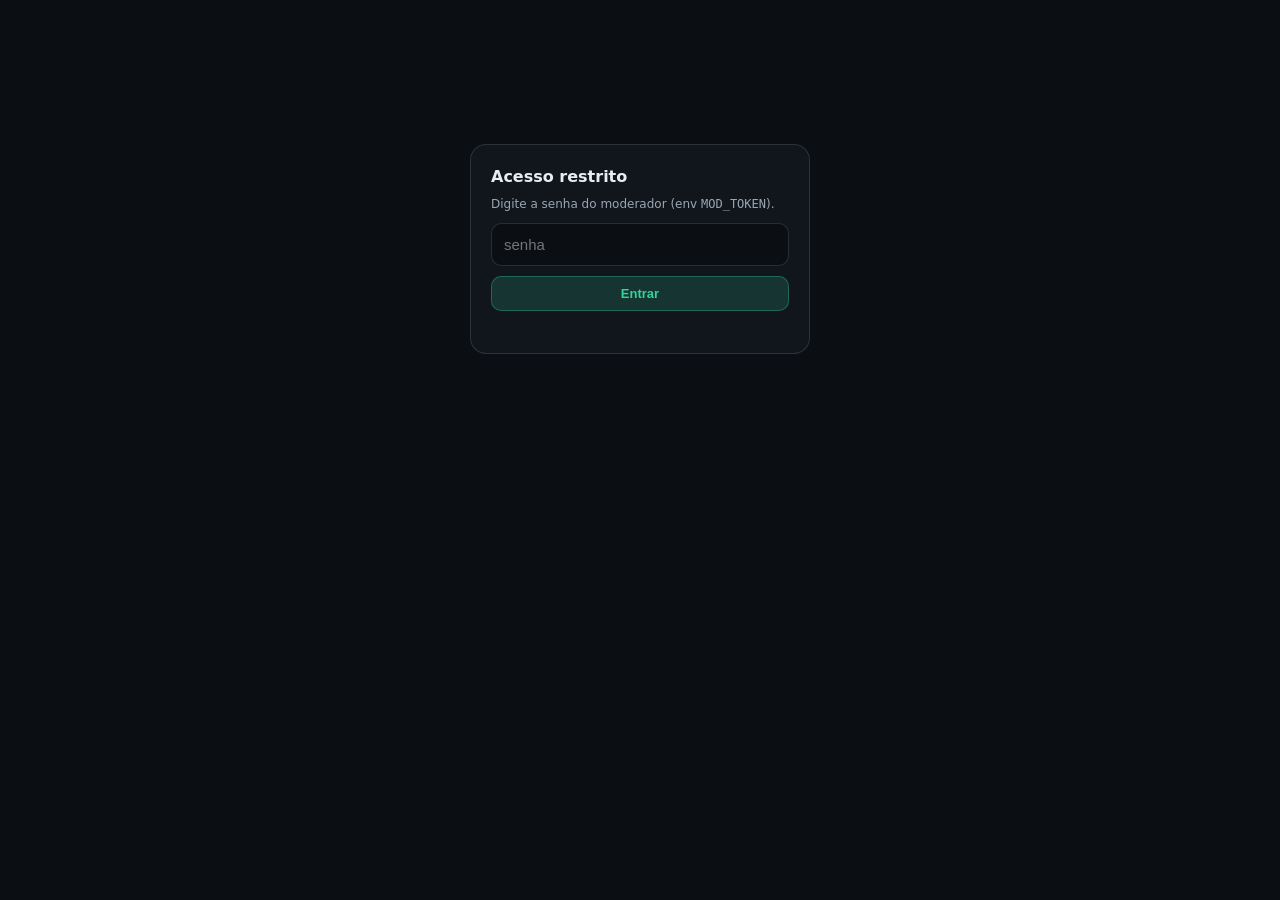
<file: moderar.html>
<!doctype html>
<html lang="pt-BR">
<head>
<meta charset="utf-8">
<meta name="viewport" content="width=device-width,initial-scale=1">
<meta name="robots" content="noindex,nofollow">
<title>RotaSegura · Moderação</title>
<style>
:root{--bg:#0b0f14;--card:#11161d;--line:#ffffff1f;--tx:#e6edf3;--mut:#9aa6b2;--green:#34d399;--red:#ff3b30;--amber:#ff9500;--blue:#3a86ff}
*{box-sizing:border-box}body{margin:0;background:var(--bg);color:var(--tx);font:14px/1.5 system-ui,Arial,sans-serif;min-height:100vh}
.wrap{max-width:760px;margin:0 auto;padding:18px 14px 60px}
header{display:flex;align-items:center;justify-content:space-between;gap:10px;margin-bottom:14px}
h1{font-size:18px;margin:0;display:flex;align-items:center;gap:8px}h1 small{font-size:11px;color:var(--mut);font-weight:400}
.btn{border:0;border-radius:10px;padding:9px 14px;font-weight:700;font-size:13px;cursor:pointer;color:#fff;background:#ffffff14}.btn:hover{background:#ffffff22}
.btn.danger{background:rgba(255,59,48,.16);color:#ff8a80;border:1px solid #ff3b3055}
.btn.ok{background:rgba(52,211,153,.16);color:var(--green);border:1px solid #34d39955}
.login{max-width:340px;margin:14vh auto;background:var(--card);border:1px solid var(--line);border-radius:16px;padding:20px}
.login input{width:100%;padding:12px;border-radius:10px;border:1px solid var(--line);background:#0b0f14;color:var(--tx);font-size:15px;margin:10px 0}
.login .btn{width:100%}
.err{color:#ff8a80;font-size:12px;min-height:16px;margin-top:6px}
.list{display:flex;flex-direction:column;gap:10px}
.card{background:var(--card);border:1px solid var(--line);border-radius:14px;padding:13px 14px}
.card .top{display:flex;align-items:center;gap:8px;flex-wrap:wrap}
.badge{font-size:11px;font-weight:800;padding:2px 8px;border-radius:20px;letter-spacing:.3px}
.b-alto{background:rgba(255,59,48,.18);color:#ff8a80}.b-medio{background:rgba(255,149,0,.18);color:#ffc078}.b-baixo{background:rgba(58,134,255,.18);color:#9ec5ff}.b-flagged{background:#ffffff14;color:var(--mut)}
.coord{font-family:ui-monospace,Menlo,monospace;font-size:12px;color:var(--mut)}
.meta{font-size:12px;color:var(--mut);margin:7px 0 0}.meta b{color:var(--tx);font-weight:700}
.note{font-size:12px;color:#cdd6df;margin-top:6px;background:#ffffff0a;border-radius:8px;padding:6px 8px}
.acts{display:flex;gap:8px;margin-top:11px}
.empty{color:var(--mut);text-align:center;padding:40px 10px;border:1px dashed var(--line);border-radius:14px}
.toast{position:fixed;left:50%;bottom:20px;transform:translateX(-50%) translateY(20px);background:#000c;border:1px solid var(--line);color:var(--tx);padding:10px 16px;border-radius:12px;font-weight:700;font-size:13px;opacity:0;pointer-events:none;transition:.2s}.toast.show{opacity:1;transform:translateX(-50%) translateY(0)}
</style>
</head>
<body>
<div class="wrap">
<header id="hdr" style="display:none"><h1>️ Moderação <small>RotaSegura</small></h1><button class="btn" id="logout">Sair</button></header>
<div class="login" id="loginBox"><h1 style="font-size:16px">Acesso restrito</h1><p style="color:var(--mut);font-size:12px;margin:6px 0 0">Digite a senha do moderador (env <code>MOD_TOKEN</code>).</p><input type="password" id="pw" placeholder="senha" autocomplete="off"><button class="btn ok" id="enter">Entrar</button><div class="err" id="loginErr"></div></div>
<div class="list" id="list"></div>
</div>
<div class="toast" id="toast"></div>
<script>
const $=id=>document.getElementById(id);
const esc=s=>String(s==null?'':s).replace(/[&<>"']/g,c=>({'&':'&amp;','<':'&lt;','>':'&gt;','"':'&quot;',"'":'&#39;'}[c]));
const token=()=>sessionStorage.getItem('rs_mod_token')||'';
function toast(m){const t=$('toast');t.textContent=m;t.classList.add('show');clearTimeout(toast._t);toast._t=setTimeout(()=>t.classList.remove('show'),2400);}
function ago(iso){const d=(Date.now()-Date.parse(iso))/1000;if(d<60)return'agora';if(d<3600)return Math.round(d/60)+' min atrás';if(d<86400)return Math.round(d/3600)+' h atrás';return Math.round(d/86400)+' d atrás';}
function until(iso){const d=(Date.parse(iso)-Date.now())/1000;if(d<=0)return'expirado';if(d<3600)return'em '+Math.round(d/60)+' min';if(d<86400)return'em '+Math.round(d/3600)+' h';return'em '+Math.round(d/86400)+' d';}
async function api(method,body){const r=await fetch('/api/mod',{method,headers:{'Content-Type':'application/json','x-mod-token':token()},body:body?JSON.stringify(body):undefined});const j=await r.json().catch(()=>({}));return{status:r.status,j};}
async function load(){const{status,j}=await api('GET');if(status===401){sessionStorage.removeItem('rs_mod_token');showLogin('Senha inválida.');return;}if(status>=400){$('list').innerHTML='<div class="empty">Erro: '+esc(j.error||status)+'</div>';return;}$('hdr').style.display='flex';$('loginBox').style.display='none';const rows=j.rows||[];if(!rows.length){$('list').innerHTML='<div class="empty">Nenhum reporte ativo.</div>';return;}$('list').innerHTML=rows.map(r=>{const sev=r.severity_eff||'medio';return`<div class="card"><div class="top"><span class="badge b-${esc(sev)}">${esc(sev.toUpperCase())}</span>${r.status==='flagged'?'<span class="badge b-flagged">DENUNCIADO</span>':''}<span class="coord">${(+r.lat).toFixed(5)}, ${(+r.lng).toFixed(5)}</span></div><div class="meta"><b>${esc(r.type||'Reporte')}</b> · ${r.report_count||1} report(s) · raio ${r.radius_m||200} m</div><div class="meta">criado ${ago(r.created_at)} · expira ${until(r.expires_at)}</div>${r.note?`<div class="note">${esc(r.note)}</div>`:''}<div class="acts"><button class="btn ok" data-a="extend" data-id="${r.id}">✓ Confirmar / +6 h</button><button class="btn danger" data-a="remove" data-id="${r.id}">✕ Remover</button></div></div>`;}).join('');}
$('list').addEventListener('click',async e=>{const b=e.target.closest('button[data-a]');if(!b)return;const a=b.dataset.a,id=+b.dataset.id;if(a==='remove'&&!confirm('Remover este reporte?'))return;b.disabled=true;const{status,j}=await api('POST',{action:a,id});if(status>=400){toast('✕ '+(j.error||'falha'));b.disabled=false;return;}toast(a==='extend'?'✔ Renovado por 6 h.':'✔ Removido.');load();});
function showLogin(msg){$('loginBox').style.display='block';$('hdr').style.display='none';$('list').innerHTML='';if(msg)$('loginErr').textContent=msg;}
async function enter(){const pw=$('pw').value.trim();if(!pw){$('loginErr').textContent='Digite a senha.';return;}sessionStorage.setItem('rs_mod_token',pw);$('loginErr').textContent='';await load();}
$('enter').onclick=enter;$('pw').addEventListener('keydown',e=>{if(e.key==='Enter')enter();});$('logout').onclick=()=>{sessionStorage.removeItem('rs_mod_token');showLogin();};
if(token())load();else showLogin();
</script>
</body>
</html>
</file>
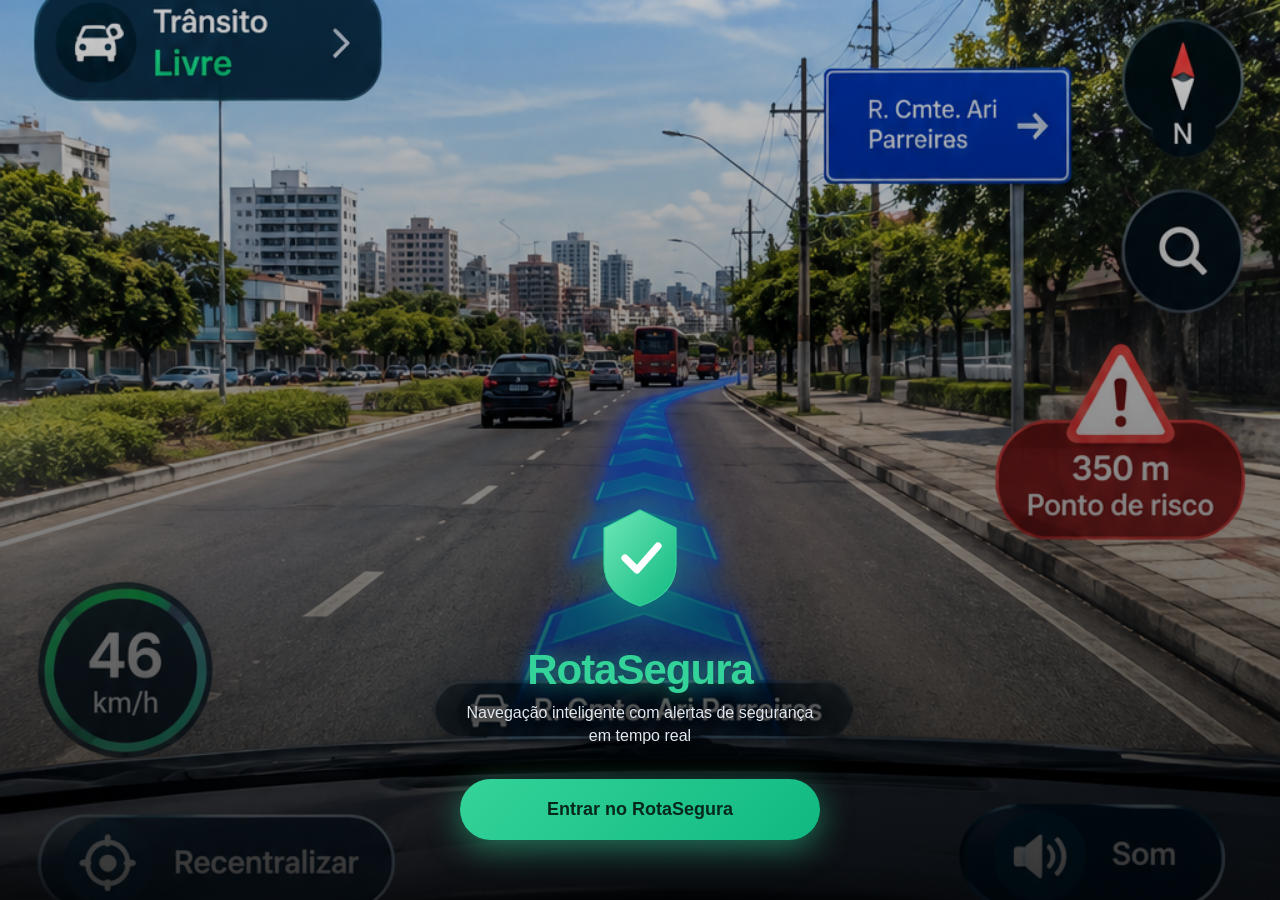
<file: splash.html>
<!DOCTYPE html>
<html lang="pt-BR">
<head>
<meta charset="utf-8">
<meta name="viewport" content="width=device-width,initial-scale=1,maximum-scale=1,user-scalable=no">
<meta name="theme-color" content="#0a1628">
<meta name="apple-mobile-web-app-capable" content="yes">
<meta name="apple-mobile-web-app-status-bar-style" content="black-translucent">
<meta name="apple-mobile-web-app-title" content="RotaSegura">
<link rel="manifest" href="/manifest.json">
<link rel="apple-touch-icon" href="[data-uri]">
<title>RotaSegura</title>
<style>
*{margin:0;padding:0;box-sizing:border-box;-webkit-tap-highlight-color:transparent}
html,body{height:100%;width:100%;overflow:hidden;font-family:-apple-system,BlinkMacSystemFont,'Segoe UI',Roboto,sans-serif;background:#0a1628}

.splash-container{
  position:fixed;
  inset:0;
  background:radial-gradient(ellipse at 50% 30%,#0d2818 0%,#0a1628 50%,#050d18 100%);
  display:flex;
  flex-direction:column;
  align-items:center;
  justify-content:flex-end;
  padding:40px 24px 60px;
}

.splash-bg{
  position:absolute;
  inset:0;
  background:url('splash-bg.png?v=5') center center/cover no-repeat;
  opacity:0;
  transition:opacity .5s;
}

.splash-bg.loaded{opacity:1}

.splash-overlay{
  position:absolute;
  inset:0;
  background:linear-gradient(180deg,rgba(0,0,0,.2) 0%,rgba(0,0,0,.5) 60%,rgba(0,0,0,.8) 100%);
  pointer-events:none;
}

.content{
  position:relative;
  z-index:10;
  width:100%;
  max-width:360px;
  text-align:center;
}

.shield{
  width:120px;
  height:120px;
  margin:0 auto 24px;
  filter:drop-shadow(0 0 30px rgba(52,211,153,.6));
  animation:shieldPulse 2s ease-in-out infinite;
}

@keyframes shieldPulse{
  0%,100%{transform:scale(1);filter:drop-shadow(0 0 30px rgba(52,211,153,.6))}
  50%{transform:scale(1.05);filter:drop-shadow(0 0 50px rgba(52,211,153,1))}
}

.title{
  font-size:42px;
  font-weight:900;
  color:#34d399;
  margin-bottom:8px;
  text-shadow:0 2px 20px rgba(52,211,153,.6);
  letter-spacing:-1px;
}

.subtitle{
  color:#e2e8f0;
  font-size:16px;
  margin-bottom:32px;
  line-height:1.4;
  text-shadow:0 1px 8px rgba(0,0,0,.8);
}

.enter-btn{
  background:linear-gradient(135deg,#34d399,#10b981);
  color:#06281c;
  border:none;
  padding:20px 48px;
  font-size:18px;
  font-weight:800;
  border-radius:50px;
  cursor:pointer;
  width:100%;
  box-shadow:0 8px 32px rgba(52,211,153,.5);
  transition:all .2s;
}

.enter-btn:active{transform:scale(.96);box-shadow:0 4px 16px rgba(52,211,153,.3)}

.install-hint{
  position:fixed;
  bottom:20px;
  left:50%;
  transform:translateX(-50%);
  background:rgba(52,211,153,.9);
  color:#06281c;
  padding:10px 20px;
  border-radius:20px;
  font-size:13px;
  font-weight:700;
  z-index:100;
  display:none;
  animation:slideUp .5s ease-out;
}

@keyframes slideUp{from{opacity:0;transform:translateX(-50%) translateY(20px)}to{opacity:1;transform:translateX(-50%) translateY(0)}}

@keyframes fadeIn{from{opacity:0}to{opacity:1}}
.splash-container{animation:fadeIn .6s ease-out}
</style>
</head>
<body>

<div class="splash-container">
  <div class="splash-bg" id="splashBg"></div>
  <div class="splash-overlay"></div>
  
  <div class="content">
    <svg class="shield" viewBox="0 0 200 200" xmlns="http://www.w3.org/2000/svg">
      <defs>
        <linearGradient id="shieldGrad" x1="0%" y1="0%" x2="100%" y2="100%">
          <stop offset="0%" style="stop-color:#6ee7b7;stop-opacity:1" />
          <stop offset="100%" style="stop-color:#10b981;stop-opacity:1" />
        </linearGradient>
      </defs>
      <path d="M100 20 L160 50 L160 110 Q160 160 100 180 Q40 160 40 110 L40 50 Z" fill="url(#shieldGrad)" stroke="#34d399" stroke-width="2"/>
      <path d="M75 100 L95 120 L130 80" fill="none" stroke="#fff" stroke-width="12" stroke-linecap="round" stroke-linejoin="round"/>
    </svg>
    
    <h1 class="title">RotaSegura</h1>
    <p class="subtitle">Navegação inteligente com alertas de segurança em tempo real</p>
    <button class="enter-btn" onclick="enterApp()">Entrar no RotaSegura</button>
  </div>
</div>

<div class="install-hint" id="installHint">
  📱 Toque em "Adicionar à tela inicial" para instalar
</div>

<script>
// Tentar carregar imagem de fundo
const splashBg = document.getElementById('splashBg');
const img = new Image();
img.onload = function(){
  splashBg.classList.add('loaded');
  console.log('✅ Imagem splash carregada');
};
img.onerror = function(){
  console.log('❌ Imagem não carregou, usando gradiente');
};
img.src = 'splash-bg.png?v=5';

// Detectar se pode instalar
let deferredPrompt;
window.addEventListener('beforeinstallprompt', (e) => {
  e.preventDefault();
  deferredPrompt = e;
  document.getElementById('installHint').style.display = 'block';
  setTimeout(() => {
    document.getElementById('installHint').style.display = 'none';
  }, 5000);
});

function enterApp(){
  window.location.href = '/index.html';
}

// Instalar app
document.getElementById('installHint').addEventListener('click', async () => {
  if (deferredPrompt) {
    deferredPrompt.prompt();
    const { outcome } = await deferredPrompt.userChoice;
    deferredPrompt = null;
  }
});
</script>
</body>
</html>
</file>
